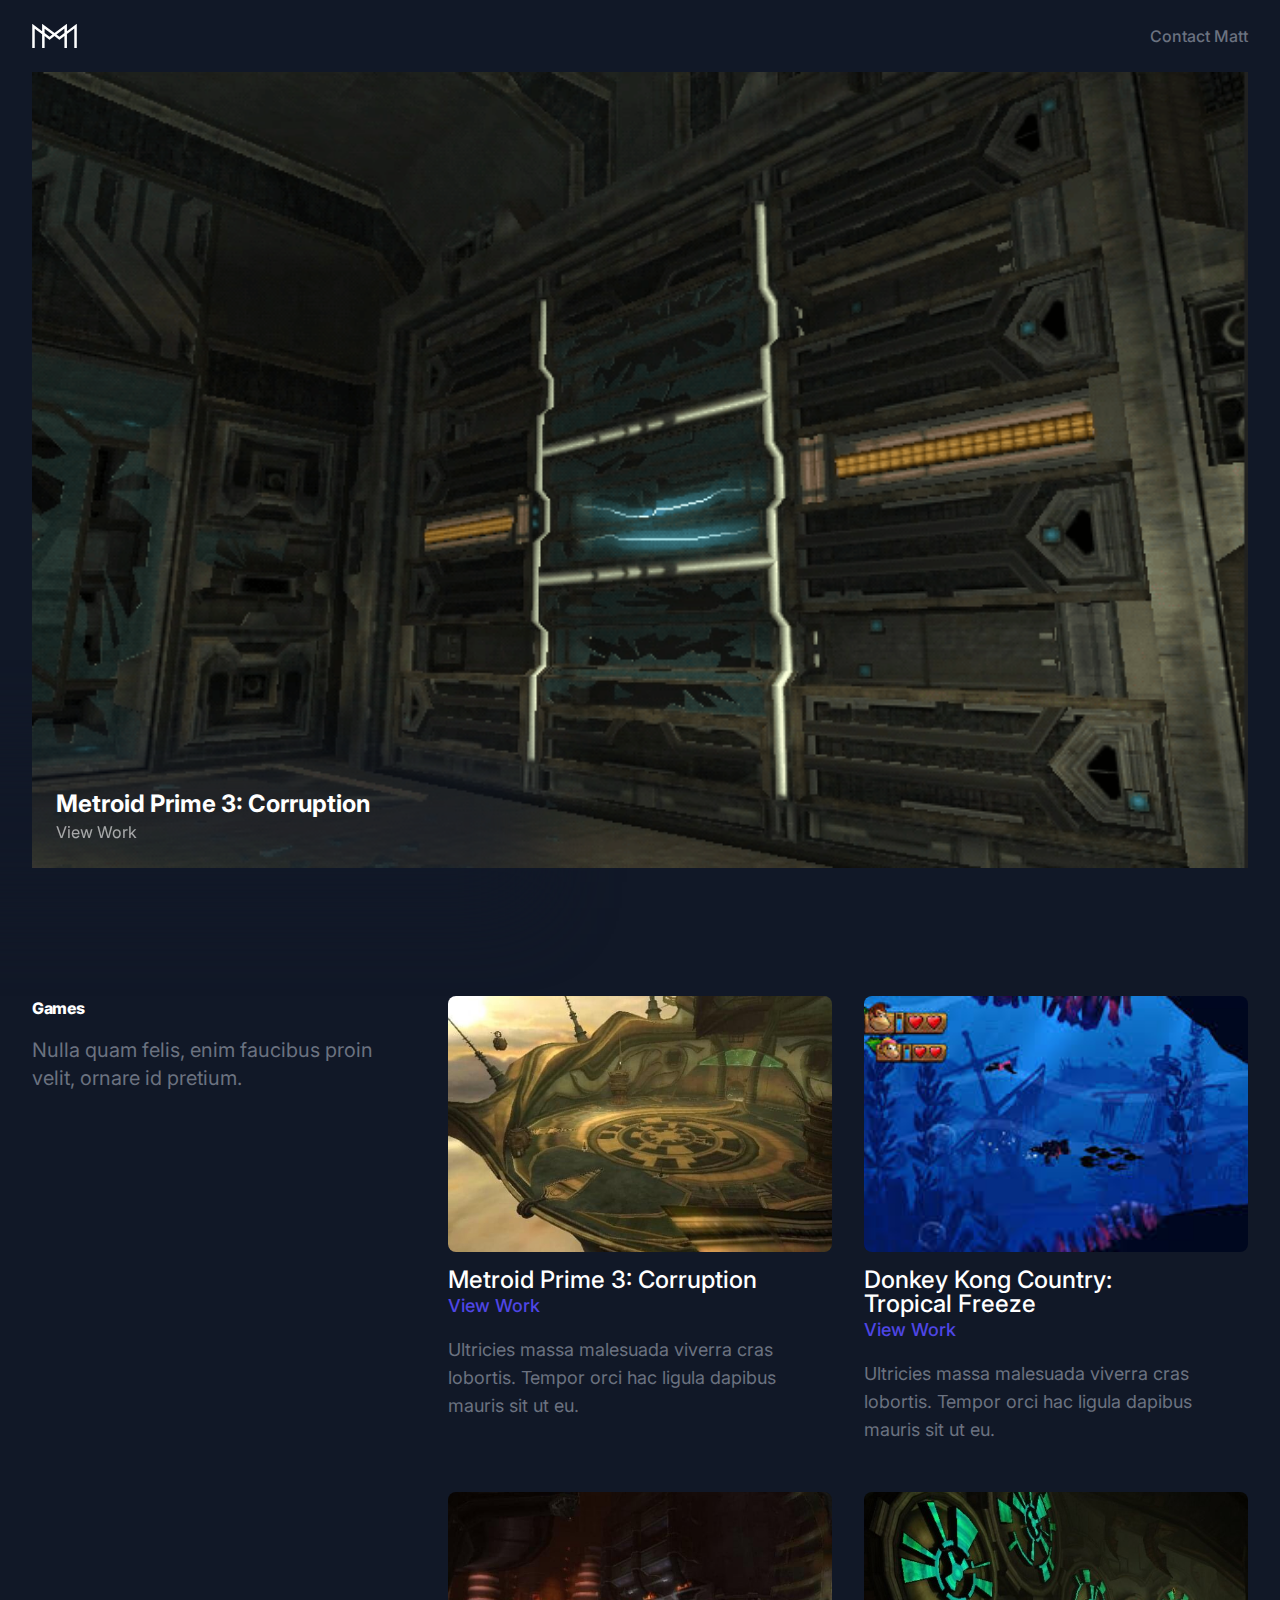
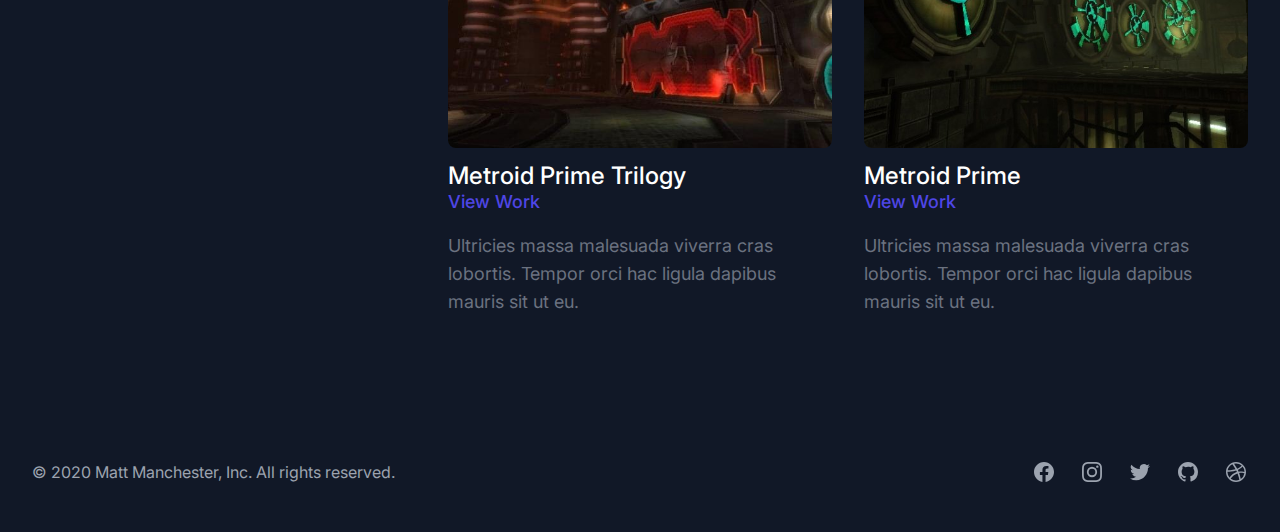
<file: index.html>
<!DOCTYPE html>
<html lang="en">
<head>
  <meta charset="utf-8">
  <meta name="viewport" content="width=device-width, initial-scale=1, shrink-to-fit=no">
  <link rel="icon" type="image/png" sizes="32x32" href="favicon-32x32.png">
  <link rel="icon" type="image/png" sizes="16x16" href="favicon-16x16.png">
  <link rel="preconnect" href="https://fonts.gstatic.com">
  <link href="https://fonts.googleapis.com/css2?family=Inter:wght@400;700&display=swap" rel="stylesheet">
  <link rel="stylesheet" href="css/main.css">
  <title>Matt Manchester Rules!</title>
</head>
<body class="antialiased bg-gray-900">
  
  <!-- This example requires Tailwind CSS v2.0+ -->
<div class="min-h-screen bg-gray-900 flex flex-col">
  <header>
    <div class="relative bg-gray-900">
      <div class="flex justify-between items-center max-w-7xl mx-auto px-4 py-6 sm:px-6 md:justify-start md:space-x-10 lg:px-8">
        <div class="flex justify-start lg:w-0 lg:flex-1">
          <a href="#">
            <span class="sr-only">Matt Manchester</span>
            <img class="h-6 w-auto sm:h-8" src="img/logo-mm-white.svg" alt="">
          </a>
        </div>


        <div class="hidden md:flex items-center justify-end md:flex-1 lg:w-0">
          <a href="#" class="whitespace-nowrap text-base font-medium text-gray-500 hover:text-white">
            Contact Matt
          </a>
        </div>
      </div>

    </div>
  </header>

  <main class="flex flex-col flex-grow pb-8">

      <!-- Hero card -->
      <div class="relative flex flex-col flex-grow w-full">
        <div class="max-w-7xl mx-auto sm:px-6 lg:px-8 flex flex-col flex-grow w-full">
          <div class="relative sm:rounded-2xl sm:overflow-hidden flex flex-col flex-grow">

            

            <div class="absolute inset-0">
              <img class="h-full w-full object-cover" src="img/mp-corruption-7.png">
            </div>

            <div class="absolute bottom-0 left-0 text-white pb-6 pl-6">
              <h2 class="relative z-20 text-2xl font-bold">Metroid Prime 3: Corruption</h2>
              <a href="#" class="text-white opacity-60 relative z-20">View Work</a>
              <div class="big-shadow z-0 absolute inset-0 bg-gray-900 opacity-60" style="filter: blur(20px); transform: scale(2);"></div>
            </div>

            <div class="relative px-4 py-16 sm:px-6 sm:py-24 lg:py-32 lg:px-8">
              
            </div>
          </div>
        </div>
      </div>


  </main>
</div>


<div class="">
  <div class="mx-auto pb-12 px-4 max-w-7xl sm:px-6 lg:px-8 lg:py-24">
    <div class="space-y-12 lg:grid lg:grid-cols-3 lg:gap-8 lg:space-y-0">
      <div class="space-y-5 sm:space-y-4">
        <h2 class="text-white text-3xl font-extrabold tracking-tight sm:text-4xl">Games</h2>
        <p class="text-xl text-gray-500">Nulla quam felis, enim faucibus proin velit, ornare id pretium.</p>
      </div>
      <div class="lg:col-span-2">
        <ul class="space-y-12 sm:grid sm:grid-cols-2 sm:gap-x-6 sm:gap-y-12 sm:space-y-0 lg:gap-x-8">
          <li>
            <div class="space-y-4">
              <div class="aspect-w-3 aspect-h-2">
                <img class="object-cover rounded-lg" src="img/mp-corruption-1.jpg" alt="">
              </div>
              <div class="text-2xl leading-6 text-white font-medium space-y-1">
                <h3>Metroid Prime 3: Corruption</h3>
                <a href="#" class="text-lg text-indigo-600">View Work</a>
              </div>
              <div class="text-lg">
                <p class="text-gray-500">Ultricies massa malesuada viverra cras lobortis. Tempor orci hac ligula dapibus mauris sit ut eu.</p>
              </div>

            </div>
          </li>

          <li>
            <div class="space-y-4">
              <div class="aspect-w-3 aspect-h-2">
                <img class="object-cover rounded-lg" src="img/dktf-1.jpg" alt="">
              </div>
              <div class="text-2xl leading-6 text-white font-medium space-y-1">
                <h3>Donkey Kong Country:<br>Tropical Freeze</h3>
                <a href="#" class="text-lg text-indigo-600">View Work</a>
              </div>
              <div class="text-lg">
                <p class="text-gray-500">Ultricies massa malesuada viverra cras lobortis. Tempor orci hac ligula dapibus mauris sit ut eu.</p>
              </div>

            </div>
          </li>

          <li>
            <div class="space-y-4">
              <div class="aspect-w-3 aspect-h-2">
                <img class="object-cover rounded-lg" src="img/mp-corruption-5.jpg" alt="">
              </div>
              <div class="text-2xl leading-6 text-white font-medium space-y-1">
                <h3>Metroid Prime Trilogy</h3>
                <a href="#" class="text-lg text-indigo-600">View Work</a>
              </div>
              <div class="text-lg">
                <p class="text-gray-500">Ultricies massa malesuada viverra cras lobortis. Tempor orci hac ligula dapibus mauris sit ut eu.</p>
              </div>

            </div>
          </li>

          <li>
            <div class="space-y-4">
              <div class="aspect-w-3 aspect-h-2">
                <img class="object-cover rounded-lg" src="img/mp-corruption-2.jpg" alt="">
              </div>
              <div class="text-2xl leading-6 text-white font-medium space-y-1">
                <h3>Metroid Prime</h3>
                <a href="#" class="text-lg text-indigo-600">View Work</a>
              </div>
              <div class="text-lg">
                <p class="text-gray-500">Ultricies massa malesuada viverra cras lobortis. Tempor orci hac ligula dapibus mauris sit ut eu.</p>
              </div>

            </div>
          </li>


          <!-- More items... -->
        </ul>
      </div>
    </div>
  </div>
</div>


<!-- This example requires Tailwind CSS v2.0+ -->
<footer class="bg-gray-900">
  <div class="max-w-7xl mx-auto py-12 px-4 sm:px-6 md:flex md:items-center md:justify-between lg:px-8">
    <div class="flex justify-center space-x-6 md:order-2">
      <a href="#" class="text-gray-400 hover:text-gray-500">
        <span class="sr-only">Facebook</span>
        <svg class="h-6 w-6" fill="currentColor" viewBox="0 0 24 24" aria-hidden="true">
          <path fill-rule="evenodd" d="M22 12c0-5.523-4.477-10-10-10S2 6.477 2 12c0 4.991 3.657 9.128 8.438 9.878v-6.987h-2.54V12h2.54V9.797c0-2.506 1.492-3.89 3.777-3.89 1.094 0 2.238.195 2.238.195v2.46h-1.26c-1.243 0-1.63.771-1.63 1.562V12h2.773l-.443 2.89h-2.33v6.988C18.343 21.128 22 16.991 22 12z" clip-rule="evenodd" />
        </svg>
      </a>

      <a href="#" class="text-gray-400 hover:text-gray-500">
        <span class="sr-only">Instagram</span>
        <svg class="h-6 w-6" fill="currentColor" viewBox="0 0 24 24" aria-hidden="true">
          <path fill-rule="evenodd" d="M12.315 2c2.43 0 2.784.013 3.808.06 1.064.049 1.791.218 2.427.465a4.902 4.902 0 011.772 1.153 4.902 4.902 0 011.153 1.772c.247.636.416 1.363.465 2.427.048 1.067.06 1.407.06 4.123v.08c0 2.643-.012 2.987-.06 4.043-.049 1.064-.218 1.791-.465 2.427a4.902 4.902 0 01-1.153 1.772 4.902 4.902 0 01-1.772 1.153c-.636.247-1.363.416-2.427.465-1.067.048-1.407.06-4.123.06h-.08c-2.643 0-2.987-.012-4.043-.06-1.064-.049-1.791-.218-2.427-.465a4.902 4.902 0 01-1.772-1.153 4.902 4.902 0 01-1.153-1.772c-.247-.636-.416-1.363-.465-2.427-.047-1.024-.06-1.379-.06-3.808v-.63c0-2.43.013-2.784.06-3.808.049-1.064.218-1.791.465-2.427a4.902 4.902 0 011.153-1.772A4.902 4.902 0 015.45 2.525c.636-.247 1.363-.416 2.427-.465C8.901 2.013 9.256 2 11.685 2h.63zm-.081 1.802h-.468c-2.456 0-2.784.011-3.807.058-.975.045-1.504.207-1.857.344-.467.182-.8.398-1.15.748-.35.35-.566.683-.748 1.15-.137.353-.3.882-.344 1.857-.047 1.023-.058 1.351-.058 3.807v.468c0 2.456.011 2.784.058 3.807.045.975.207 1.504.344 1.857.182.466.399.8.748 1.15.35.35.683.566 1.15.748.353.137.882.3 1.857.344 1.054.048 1.37.058 4.041.058h.08c2.597 0 2.917-.01 3.96-.058.976-.045 1.505-.207 1.858-.344.466-.182.8-.398 1.15-.748.35-.35.566-.683.748-1.15.137-.353.3-.882.344-1.857.048-1.055.058-1.37.058-4.041v-.08c0-2.597-.01-2.917-.058-3.96-.045-.976-.207-1.505-.344-1.858a3.097 3.097 0 00-.748-1.15 3.098 3.098 0 00-1.15-.748c-.353-.137-.882-.3-1.857-.344-1.023-.047-1.351-.058-3.807-.058zM12 6.865a5.135 5.135 0 110 10.27 5.135 5.135 0 010-10.27zm0 1.802a3.333 3.333 0 100 6.666 3.333 3.333 0 000-6.666zm5.338-3.205a1.2 1.2 0 110 2.4 1.2 1.2 0 010-2.4z" clip-rule="evenodd" />
        </svg>
      </a>

      <a href="#" class="text-gray-400 hover:text-gray-500">
        <span class="sr-only">Twitter</span>
        <svg class="h-6 w-6" fill="currentColor" viewBox="0 0 24 24" aria-hidden="true">
          <path d="M8.29 20.251c7.547 0 11.675-6.253 11.675-11.675 0-.178 0-.355-.012-.53A8.348 8.348 0 0022 5.92a8.19 8.19 0 01-2.357.646 4.118 4.118 0 001.804-2.27 8.224 8.224 0 01-2.605.996 4.107 4.107 0 00-6.993 3.743 11.65 11.65 0 01-8.457-4.287 4.106 4.106 0 001.27 5.477A4.072 4.072 0 012.8 9.713v.052a4.105 4.105 0 003.292 4.022 4.095 4.095 0 01-1.853.07 4.108 4.108 0 003.834 2.85A8.233 8.233 0 012 18.407a11.616 11.616 0 006.29 1.84" />
        </svg>
      </a>

      <a href="#" class="text-gray-400 hover:text-gray-500">
        <span class="sr-only">GitHub</span>
        <svg class="h-6 w-6" fill="currentColor" viewBox="0 0 24 24" aria-hidden="true">
          <path fill-rule="evenodd" d="M12 2C6.477 2 2 6.484 2 12.017c0 4.425 2.865 8.18 6.839 9.504.5.092.682-.217.682-.483 0-.237-.008-.868-.013-1.703-2.782.605-3.369-1.343-3.369-1.343-.454-1.158-1.11-1.466-1.11-1.466-.908-.62.069-.608.069-.608 1.003.07 1.531 1.032 1.531 1.032.892 1.53 2.341 1.088 2.91.832.092-.647.35-1.088.636-1.338-2.22-.253-4.555-1.113-4.555-4.951 0-1.093.39-1.988 1.029-2.688-.103-.253-.446-1.272.098-2.65 0 0 .84-.27 2.75 1.026A9.564 9.564 0 0112 6.844c.85.004 1.705.115 2.504.337 1.909-1.296 2.747-1.027 2.747-1.027.546 1.379.202 2.398.1 2.651.64.7 1.028 1.595 1.028 2.688 0 3.848-2.339 4.695-4.566 4.943.359.309.678.92.678 1.855 0 1.338-.012 2.419-.012 2.747 0 .268.18.58.688.482A10.019 10.019 0 0022 12.017C22 6.484 17.522 2 12 2z" clip-rule="evenodd" />
        </svg>
      </a>

      <a href="#" class="text-gray-400 hover:text-gray-500">
        <span class="sr-only">Dribbble</span>
        <svg class="h-6 w-6" fill="currentColor" viewBox="0 0 24 24" aria-hidden="true">
          <path fill-rule="evenodd" d="M12 2C6.48 2 2 6.48 2 12s4.48 10 10 10c5.51 0 10-4.48 10-10S17.51 2 12 2zm6.605 4.61a8.502 8.502 0 011.93 5.314c-.281-.054-3.101-.629-5.943-.271-.065-.141-.12-.293-.184-.445a25.416 25.416 0 00-.564-1.236c3.145-1.28 4.577-3.124 4.761-3.362zM12 3.475c2.17 0 4.154.813 5.662 2.148-.152.216-1.443 1.941-4.48 3.08-1.399-2.57-2.95-4.675-3.189-5A8.687 8.687 0 0112 3.475zm-3.633.803a53.896 53.896 0 013.167 4.935c-3.992 1.063-7.517 1.04-7.896 1.04a8.581 8.581 0 014.729-5.975zM3.453 12.01v-.26c.37.01 4.512.065 8.775-1.215.25.477.477.965.694 1.453-.109.033-.228.065-.336.098-4.404 1.42-6.747 5.303-6.942 5.629a8.522 8.522 0 01-2.19-5.705zM12 20.547a8.482 8.482 0 01-5.239-1.8c.152-.315 1.888-3.656 6.703-5.337.022-.01.033-.01.054-.022a35.318 35.318 0 011.823 6.475 8.4 8.4 0 01-3.341.684zm4.761-1.465c-.086-.52-.542-3.015-1.659-6.084 2.679-.423 5.022.271 5.314.369a8.468 8.468 0 01-3.655 5.715z" clip-rule="evenodd" />
        </svg>
      </a>
    </div>
    <div class="mt-8 md:mt-0 md:order-1">
      <p class="text-center text-base text-gray-400">
        &copy; 2020 Matt Manchester, Inc. All rights reserved.
      </p>
    </div>
  </div>
</footer>


</body>
</html>
</file>
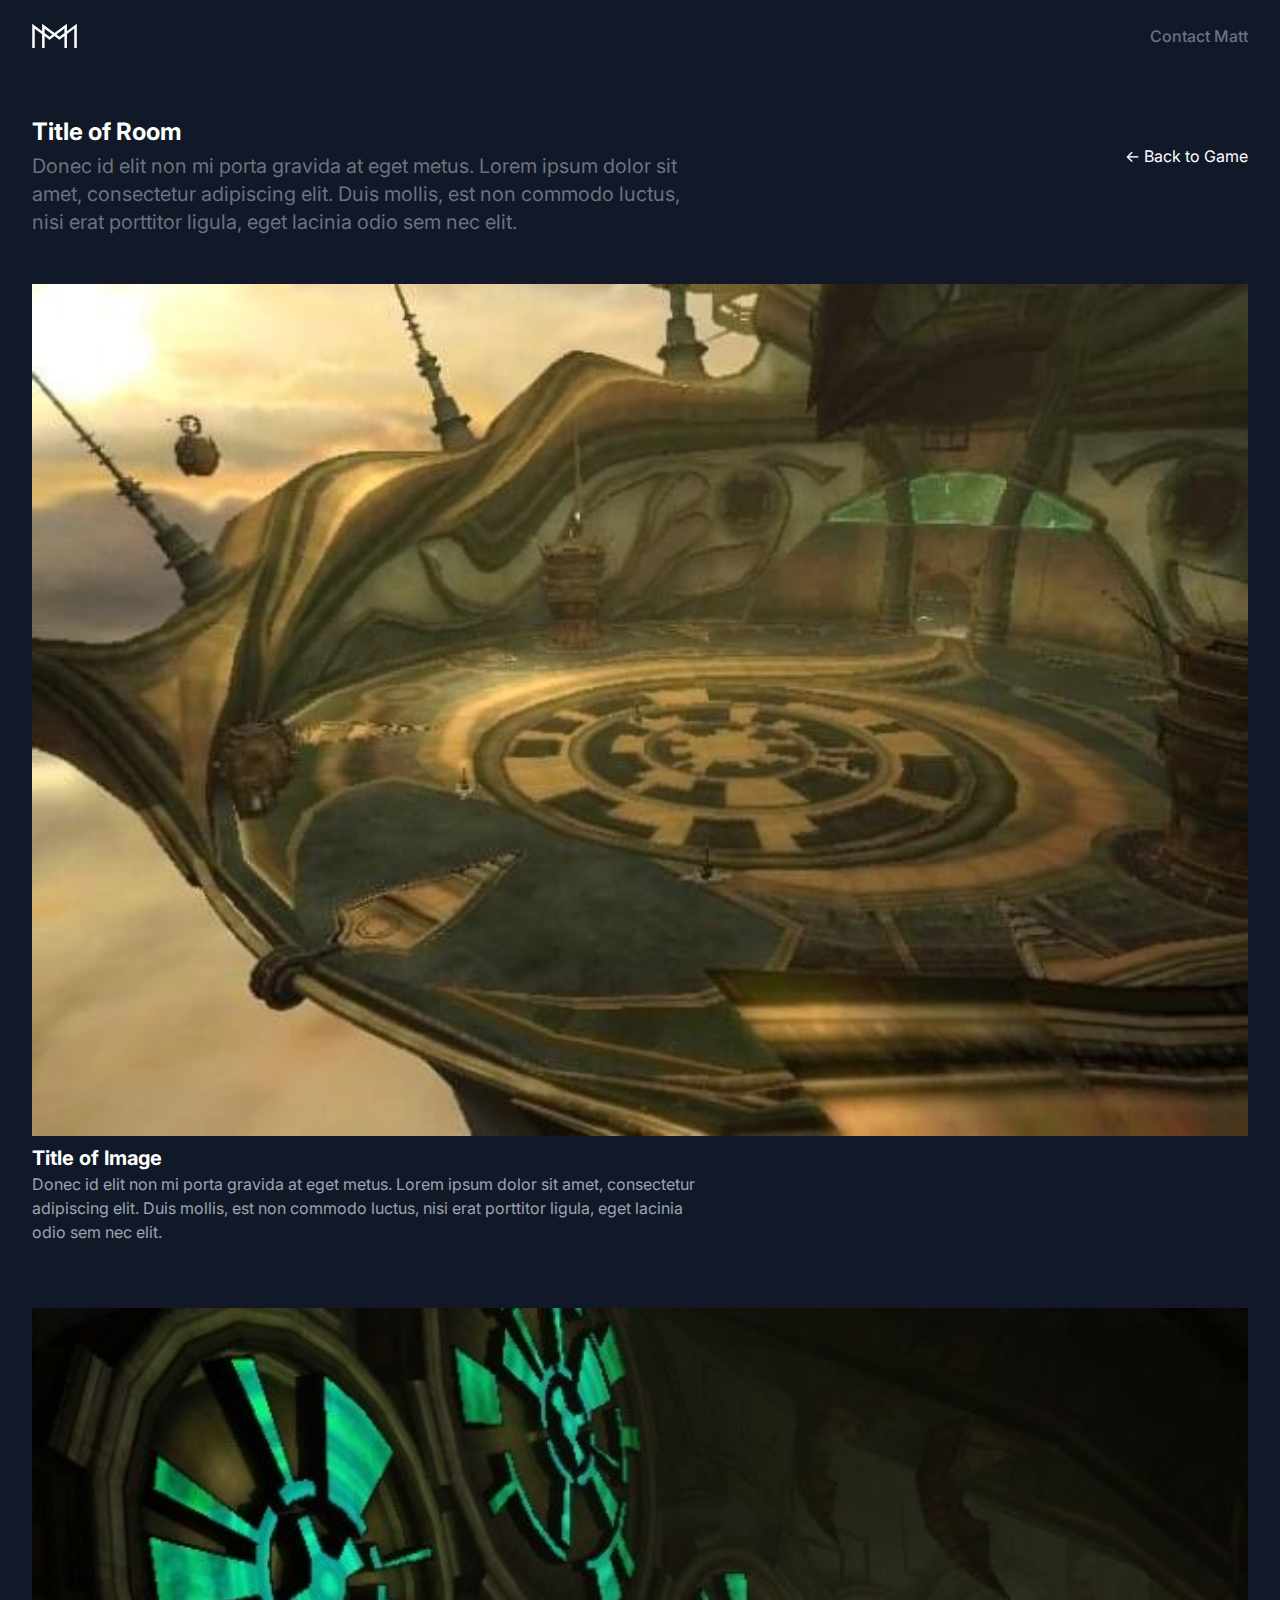
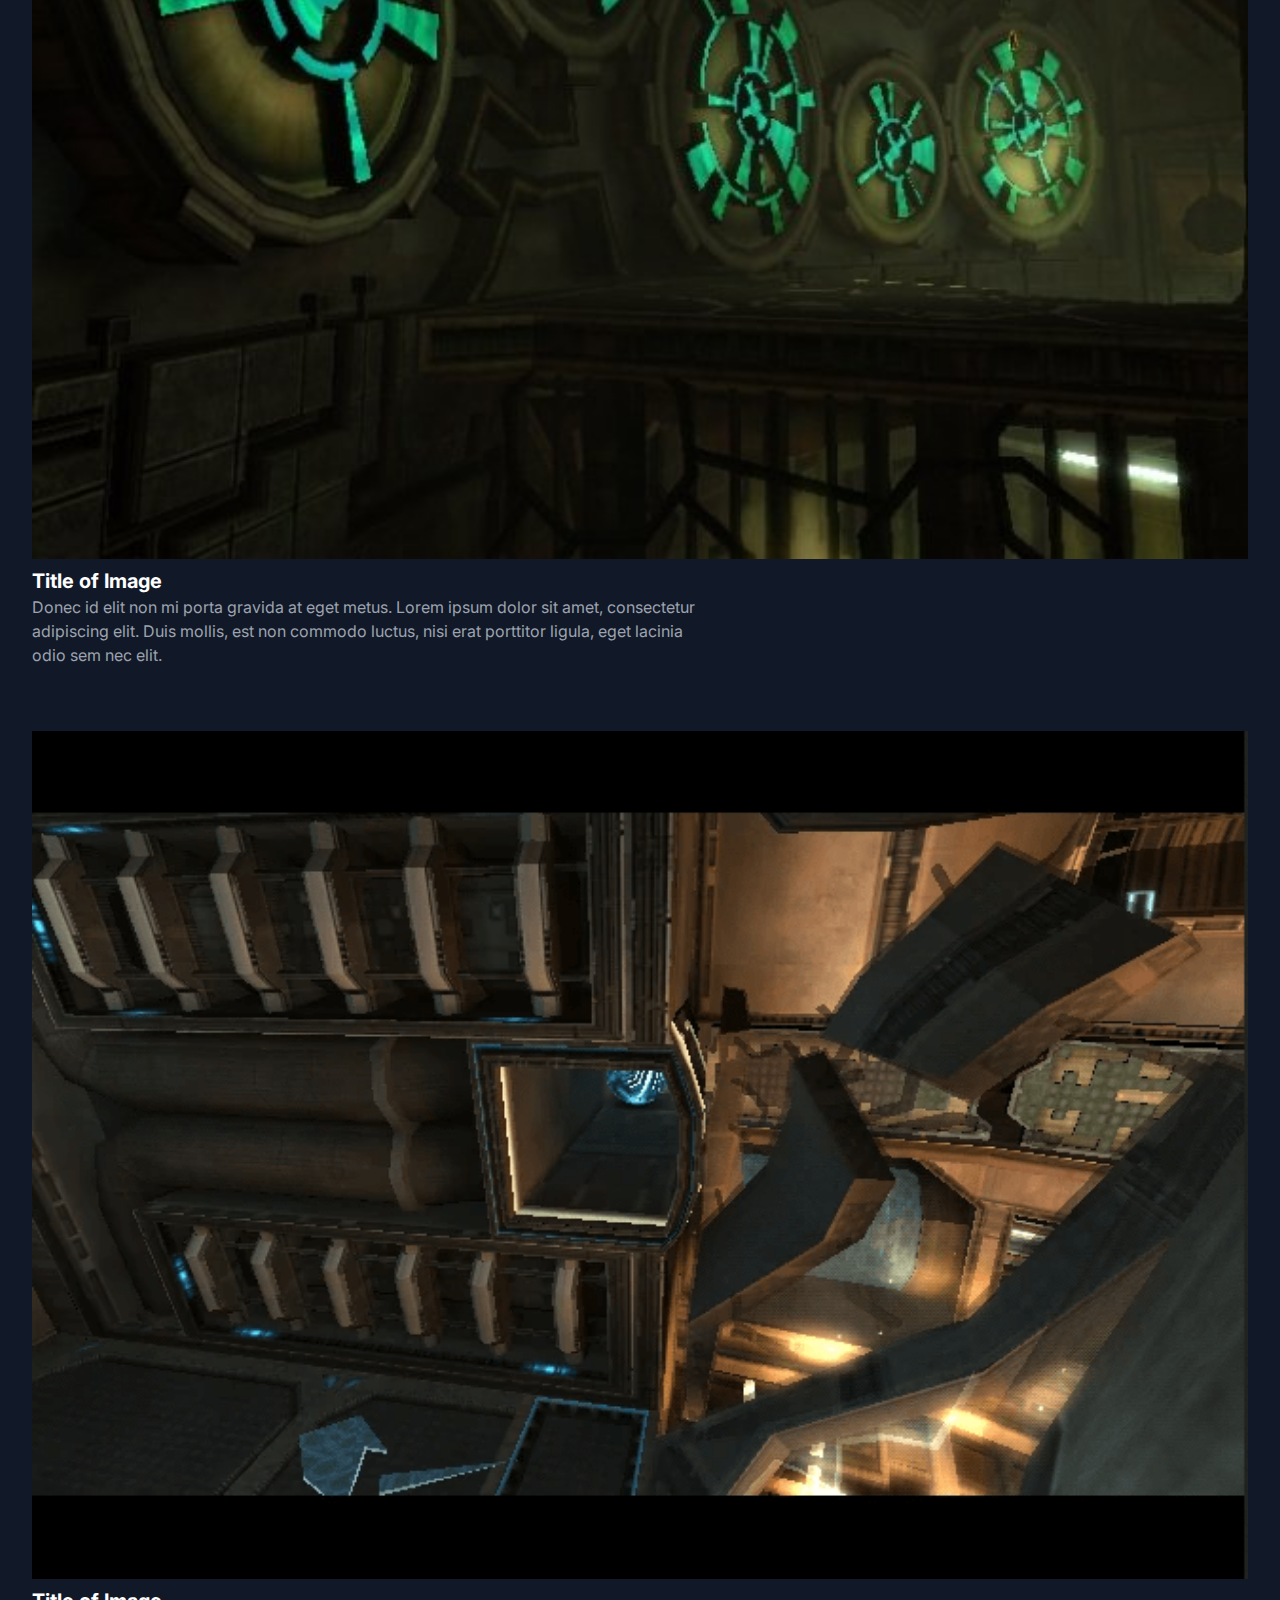
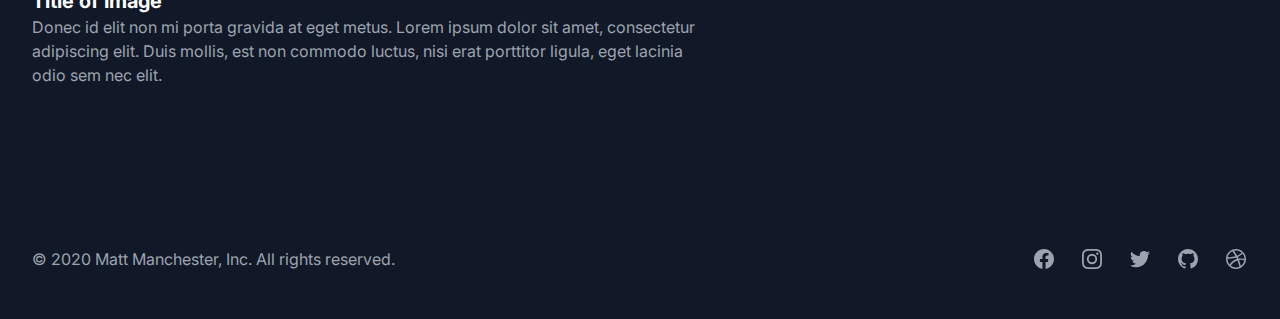
<file: gallery.html>
<!DOCTYPE html>
<html lang="en">
<head>
  <meta charset="utf-8">
  <meta name="viewport" content="width=device-width, initial-scale=1, shrink-to-fit=no">
  <link rel="icon" type="image/png" sizes="32x32" href="favicon-32x32.png">
  <link rel="icon" type="image/png" sizes="16x16" href="favicon-16x16.png">
  <link rel="preconnect" href="https://fonts.gstatic.com">
  <link href="https://fonts.googleapis.com/css2?family=Inter:wght@400;700&display=swap" rel="stylesheet">
  <link rel="stylesheet" href="css/main.css">
  <title>Matt Manchester Rules!</title>
</head>
<body class="antialiased bg-gray-900">
  
  <!-- This example requires Tailwind CSS v2.0+ -->
<div class="bg-gray-900">
  <header>
    <div class="relative bg-gray-900">
      <div class="flex justify-between items-center max-w-7xl mx-auto px-4 py-6 sm:px-6 md:justify-start md:space-x-10 lg:px-8">
        <div class="flex justify-start lg:w-0 lg:flex-1">
          <a href="index.html">
            <span class="sr-only">Matt Manchester</span>
            <img class="h-6 w-auto sm:h-6" src="img/logo-mm-white.svg" alt="">
          </a>
        </div>


        <div class="hidden md:flex items-center justify-end md:flex-1 lg:w-0">
          <a href="#" class="whitespace-nowrap text-base font-medium text-gray-500 hover:text-white">
            Contact Matt
          </a>
        </div>
      </div>

    </div>
  </header>

</div>


<div class="px-4 py-12 max-w-7xl mx-auto sm:px-6 lg:px-8">
      
  <div class="pb-12">
    <h3 class="text-2xl font-bold leading-6 font-medium text-white">
      Title of Room
    </h3>
    <div class="flex">
    <p class="mt-2 max-w-2xl text-xl text-gray-500">Donec id elit non mi porta gravida at eget metus. Lorem ipsum dolor sit amet, consectetur adipiscing elit. Duis mollis, est non commodo luctus, nisi erat porttitor ligula, eget lacinia odio sem nec elit.</p>
    <a class="text-right flex-grow text-white" href="game.html">← Back to Game</a>
    </div>
  </div>

  <div class="image mb-16">
  <img src="img/mp-corruption-1.jpg" class="w-full" alt="">
  <p class="mt-2 font-bold max-w-2xl text-xl text-white mb-0">Title of Image</p>
  <p class="mt-0 max-w-2xl text-md text-gray-400">Donec id elit non mi porta gravida at eget metus. Lorem ipsum dolor sit amet, consectetur adipiscing elit. Duis mollis, est non commodo luctus, nisi erat porttitor ligula, eget lacinia odio sem nec elit.</p>
  </div>

  <div class="image mb-16">
  <img src="img/mp-corruption-2.jpg" class="w-full" alt="">
  <p class="mt-2 font-bold max-w-2xl text-xl text-white mb-0">Title of Image</p>
  <p class="mt-0 max-w-2xl text-md text-gray-400">Donec id elit non mi porta gravida at eget metus. Lorem ipsum dolor sit amet, consectetur adipiscing elit. Duis mollis, est non commodo luctus, nisi erat porttitor ligula, eget lacinia odio sem nec elit.</p>
  </div>

  <div class="image mb-16">
  <img src="img/mp-corruption-3.png" class="w-full" alt="">
  <p class="mt-2 font-bold max-w-2xl text-xl text-white mb-0">Title of Image</p>
  <p class="mt-0 max-w-2xl text-md text-gray-400">Donec id elit non mi porta gravida at eget metus. Lorem ipsum dolor sit amet, consectetur adipiscing elit. Duis mollis, est non commodo luctus, nisi erat porttitor ligula, eget lacinia odio sem nec elit.</p>
  </div>

    </div>

<!-- This example requires Tailwind CSS v2.0+ -->
<footer class="bg-gray-900">
  <div class="max-w-7xl mx-auto py-12 px-4 sm:px-6 md:flex md:items-center md:justify-between lg:px-8">
    <div class="flex justify-center space-x-6 md:order-2">
      <a href="#" class="text-gray-400 hover:text-gray-500">
        <span class="sr-only">Facebook</span>
        <svg class="h-6 w-6" fill="currentColor" viewBox="0 0 24 24" aria-hidden="true">
          <path fill-rule="evenodd" d="M22 12c0-5.523-4.477-10-10-10S2 6.477 2 12c0 4.991 3.657 9.128 8.438 9.878v-6.987h-2.54V12h2.54V9.797c0-2.506 1.492-3.89 3.777-3.89 1.094 0 2.238.195 2.238.195v2.46h-1.26c-1.243 0-1.63.771-1.63 1.562V12h2.773l-.443 2.89h-2.33v6.988C18.343 21.128 22 16.991 22 12z" clip-rule="evenodd" />
        </svg>
      </a>

      <a href="#" class="text-gray-400 hover:text-gray-500">
        <span class="sr-only">Instagram</span>
        <svg class="h-6 w-6" fill="currentColor" viewBox="0 0 24 24" aria-hidden="true">
          <path fill-rule="evenodd" d="M12.315 2c2.43 0 2.784.013 3.808.06 1.064.049 1.791.218 2.427.465a4.902 4.902 0 011.772 1.153 4.902 4.902 0 011.153 1.772c.247.636.416 1.363.465 2.427.048 1.067.06 1.407.06 4.123v.08c0 2.643-.012 2.987-.06 4.043-.049 1.064-.218 1.791-.465 2.427a4.902 4.902 0 01-1.153 1.772 4.902 4.902 0 01-1.772 1.153c-.636.247-1.363.416-2.427.465-1.067.048-1.407.06-4.123.06h-.08c-2.643 0-2.987-.012-4.043-.06-1.064-.049-1.791-.218-2.427-.465a4.902 4.902 0 01-1.772-1.153 4.902 4.902 0 01-1.153-1.772c-.247-.636-.416-1.363-.465-2.427-.047-1.024-.06-1.379-.06-3.808v-.63c0-2.43.013-2.784.06-3.808.049-1.064.218-1.791.465-2.427a4.902 4.902 0 011.153-1.772A4.902 4.902 0 015.45 2.525c.636-.247 1.363-.416 2.427-.465C8.901 2.013 9.256 2 11.685 2h.63zm-.081 1.802h-.468c-2.456 0-2.784.011-3.807.058-.975.045-1.504.207-1.857.344-.467.182-.8.398-1.15.748-.35.35-.566.683-.748 1.15-.137.353-.3.882-.344 1.857-.047 1.023-.058 1.351-.058 3.807v.468c0 2.456.011 2.784.058 3.807.045.975.207 1.504.344 1.857.182.466.399.8.748 1.15.35.35.683.566 1.15.748.353.137.882.3 1.857.344 1.054.048 1.37.058 4.041.058h.08c2.597 0 2.917-.01 3.96-.058.976-.045 1.505-.207 1.858-.344.466-.182.8-.398 1.15-.748.35-.35.566-.683.748-1.15.137-.353.3-.882.344-1.857.048-1.055.058-1.37.058-4.041v-.08c0-2.597-.01-2.917-.058-3.96-.045-.976-.207-1.505-.344-1.858a3.097 3.097 0 00-.748-1.15 3.098 3.098 0 00-1.15-.748c-.353-.137-.882-.3-1.857-.344-1.023-.047-1.351-.058-3.807-.058zM12 6.865a5.135 5.135 0 110 10.27 5.135 5.135 0 010-10.27zm0 1.802a3.333 3.333 0 100 6.666 3.333 3.333 0 000-6.666zm5.338-3.205a1.2 1.2 0 110 2.4 1.2 1.2 0 010-2.4z" clip-rule="evenodd" />
        </svg>
      </a>

      <a href="#" class="text-gray-400 hover:text-gray-500">
        <span class="sr-only">Twitter</span>
        <svg class="h-6 w-6" fill="currentColor" viewBox="0 0 24 24" aria-hidden="true">
          <path d="M8.29 20.251c7.547 0 11.675-6.253 11.675-11.675 0-.178 0-.355-.012-.53A8.348 8.348 0 0022 5.92a8.19 8.19 0 01-2.357.646 4.118 4.118 0 001.804-2.27 8.224 8.224 0 01-2.605.996 4.107 4.107 0 00-6.993 3.743 11.65 11.65 0 01-8.457-4.287 4.106 4.106 0 001.27 5.477A4.072 4.072 0 012.8 9.713v.052a4.105 4.105 0 003.292 4.022 4.095 4.095 0 01-1.853.07 4.108 4.108 0 003.834 2.85A8.233 8.233 0 012 18.407a11.616 11.616 0 006.29 1.84" />
        </svg>
      </a>

      <a href="#" class="text-gray-400 hover:text-gray-500">
        <span class="sr-only">GitHub</span>
        <svg class="h-6 w-6" fill="currentColor" viewBox="0 0 24 24" aria-hidden="true">
          <path fill-rule="evenodd" d="M12 2C6.477 2 2 6.484 2 12.017c0 4.425 2.865 8.18 6.839 9.504.5.092.682-.217.682-.483 0-.237-.008-.868-.013-1.703-2.782.605-3.369-1.343-3.369-1.343-.454-1.158-1.11-1.466-1.11-1.466-.908-.62.069-.608.069-.608 1.003.07 1.531 1.032 1.531 1.032.892 1.53 2.341 1.088 2.91.832.092-.647.35-1.088.636-1.338-2.22-.253-4.555-1.113-4.555-4.951 0-1.093.39-1.988 1.029-2.688-.103-.253-.446-1.272.098-2.65 0 0 .84-.27 2.75 1.026A9.564 9.564 0 0112 6.844c.85.004 1.705.115 2.504.337 1.909-1.296 2.747-1.027 2.747-1.027.546 1.379.202 2.398.1 2.651.64.7 1.028 1.595 1.028 2.688 0 3.848-2.339 4.695-4.566 4.943.359.309.678.92.678 1.855 0 1.338-.012 2.419-.012 2.747 0 .268.18.58.688.482A10.019 10.019 0 0022 12.017C22 6.484 17.522 2 12 2z" clip-rule="evenodd" />
        </svg>
      </a>

      <a href="#" class="text-gray-400 hover:text-gray-500">
        <span class="sr-only">Dribbble</span>
        <svg class="h-6 w-6" fill="currentColor" viewBox="0 0 24 24" aria-hidden="true">
          <path fill-rule="evenodd" d="M12 2C6.48 2 2 6.48 2 12s4.48 10 10 10c5.51 0 10-4.48 10-10S17.51 2 12 2zm6.605 4.61a8.502 8.502 0 011.93 5.314c-.281-.054-3.101-.629-5.943-.271-.065-.141-.12-.293-.184-.445a25.416 25.416 0 00-.564-1.236c3.145-1.28 4.577-3.124 4.761-3.362zM12 3.475c2.17 0 4.154.813 5.662 2.148-.152.216-1.443 1.941-4.48 3.08-1.399-2.57-2.95-4.675-3.189-5A8.687 8.687 0 0112 3.475zm-3.633.803a53.896 53.896 0 013.167 4.935c-3.992 1.063-7.517 1.04-7.896 1.04a8.581 8.581 0 014.729-5.975zM3.453 12.01v-.26c.37.01 4.512.065 8.775-1.215.25.477.477.965.694 1.453-.109.033-.228.065-.336.098-4.404 1.42-6.747 5.303-6.942 5.629a8.522 8.522 0 01-2.19-5.705zM12 20.547a8.482 8.482 0 01-5.239-1.8c.152-.315 1.888-3.656 6.703-5.337.022-.01.033-.01.054-.022a35.318 35.318 0 011.823 6.475 8.4 8.4 0 01-3.341.684zm4.761-1.465c-.086-.52-.542-3.015-1.659-6.084 2.679-.423 5.022.271 5.314.369a8.468 8.468 0 01-3.655 5.715z" clip-rule="evenodd" />
        </svg>
      </a>
    </div>
    <div class="mt-8 md:mt-0 md:order-1">
      <p class="text-center text-base text-gray-400">
        &copy; 2020 Matt Manchester, Inc. All rights reserved.
      </p>
    </div>
  </div>
</footer>


</body>
</html>
</file>
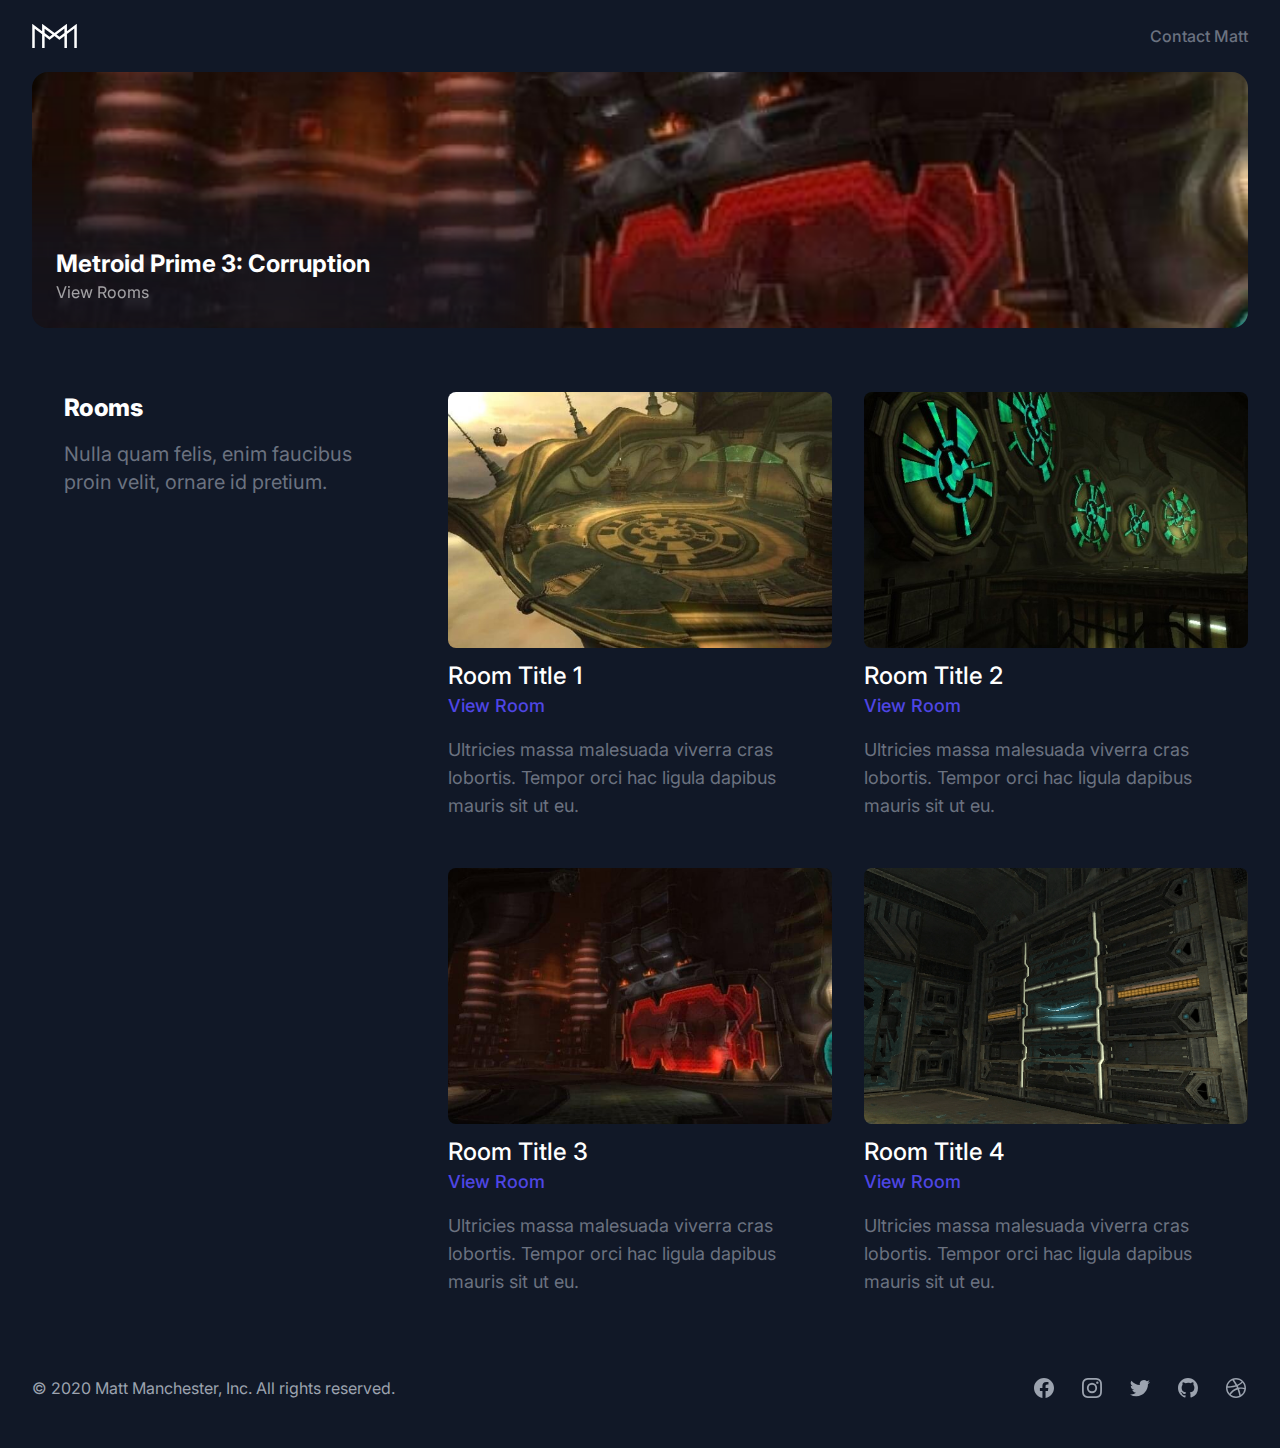
<file: game.html>
<!DOCTYPE html>
<html lang="en">
<head>
  <meta charset="utf-8">
  <meta name="viewport" content="width=device-width, initial-scale=1, shrink-to-fit=no">
  <link rel="icon" type="image/png" sizes="32x32" href="favicon-32x32.png">
  <link rel="icon" type="image/png" sizes="16x16" href="favicon-16x16.png">
  <link rel="preconnect" href="https://fonts.gstatic.com">
  <link href="https://fonts.googleapis.com/css2?family=Inter:wght@400;700&display=swap" rel="stylesheet">
  <link rel="stylesheet" href="css/main.css">
  <title>Matt Manchester Rules!</title>
</head>
<body class="antialiased bg-gray-900">
  
  <!-- This example requires Tailwind CSS v2.0+ -->
<div class="bg-gray-900 flex flex-col">
  <header>
    <div class="relative bg-gray-900">
      <div class="flex justify-between items-center max-w-7xl mx-auto px-4 py-6 sm:px-6 md:justify-start md:space-x-10 lg:px-8">
        <div class="flex justify-start lg:w-0 lg:flex-1">
          <a href="index.html">
            <span class="sr-only">Matt Manchester</span>
            <img class="h-6 w-auto sm:h-6" src="img/logo-mm-white.svg" alt="">
          </a>
        </div>


        <div class="flex items-center justify-end md:flex-1 lg:w-0">
          <a href="#" class="whitespace-nowrap text-base font-medium text-gray-500 hover:text-white">
            Contact Matt
          </a>
        </div>
      </div>

    </div>
  </header>

  <main class="flex flex-col flex-grow pb-8">

      <!-- Hero card -->
      <div class="relative flex flex-col flex-grow w-full">
        <div class="max-w-7xl mx-auto px-6 lg:px-8 flex flex-col flex-grow w-full">
          <div class="relative rounded-2xl overflow-hidden flex flex-col flex-grow">

            

            <div class="absolute inset-0">
              <img class="h-full w-full object-cover" src="img/mp-corruption-5.jpg">
            </div>

            <div class="absolute bottom-0 left-0 text-white pb-6 pl-6">
              <h2 class="relative z-20 text-2xl font-bold">Metroid Prime 3: Corruption</h2>
              <a href="#rooms" class="text-white opacity-60 relative z-20">View Rooms</a>
              <div class="big-shadow z-0 absolute inset-0 bg-gray-900 opacity-60" style="filter: blur(20px); transform: scale(2);"></div>
            </div>

            <div class="relative px-4 py-16 sm:px-6 sm:py-24 lg:py-32 lg:px-8">
              
            </div>
          </div>
        </div>
      </div>


  </main>
</div>


<div class="" id="rooms">
  <div class="mx-auto pb-12 px-4 max-w-7xl sm:px-6 lg:px-8 lg:py-8">
    <div class="space-y-12 lg:grid lg:grid-cols-3 lg:gap-8 lg:space-y-0">
      <div class="space-y-5 sm:space-y-4 px-8">
        <h2 class="text-white font-extrabold tracking-tight text-2xl">Rooms</h2>
        <p class="text-xl text-gray-500">Nulla quam felis, enim faucibus proin velit, ornare id pretium.</p>
      </div>
      <div class="lg:col-span-2">
        <ul class="space-y-12 sm:grid sm:grid-cols-2 sm:gap-x-6 sm:gap-y-12 sm:space-y-0 lg:gap-x-8">
          <li>
            <a href="gallery.html">
            <div class="space-y-4">
              <div class="aspect-w-3 aspect-h-2">
                <img class="object-cover rounded-lg" src="img/mp-corruption-1.jpg" alt="">
              </div>
              <div class="text-2xl leading-6 text-white font-medium space-y-1">
                <h3>Room Title 1</h3>
                <p class="text-lg text-indigo-600">View Room</p>
              </div>
              <div class="text-lg">
                <p class="text-gray-500">Ultricies massa malesuada viverra cras lobortis. Tempor orci hac ligula dapibus mauris sit ut eu.</p>
              </div>

            </div>
            </a>
          </li>

          <li>
            <a href="gallery.html">
            <div class="space-y-4">
              <div class="aspect-w-3 aspect-h-2">
                <img class="object-cover rounded-lg" src="img/mp-corruption-2.jpg" alt="">
              </div>
              <div class="text-2xl leading-6 text-white font-medium space-y-1">
                <h3>Room Title 2</h3>
                <p class="text-lg text-indigo-600">View Room</p>
              </div>
              <div class="text-lg">
                <p class="text-gray-500">Ultricies massa malesuada viverra cras lobortis. Tempor orci hac ligula dapibus mauris sit ut eu.</p>
              </div>

            </div>
            </a>
          </li>

          <li>
            <a href="gallery.html">
            <div class="space-y-4">
              <div class="aspect-w-3 aspect-h-2">
                <img class="object-cover rounded-lg" src="img/mp-corruption-5.jpg" alt="">
              </div>
              <div class="text-2xl leading-6 text-white font-medium space-y-1">
                <h3>Room Title 3</h3>
                <p class="text-lg text-indigo-600">View Room</p>
              </div>
              <div class="text-lg">
                <p class="text-gray-500">Ultricies massa malesuada viverra cras lobortis. Tempor orci hac ligula dapibus mauris sit ut eu.</p>
              </div>

            </div>
            </a>
          </li>

          <li>
            <a href="gallery.html">
            <div class="space-y-4">
              <div class="aspect-w-3 aspect-h-2">
                <img class="object-cover rounded-lg" src="img/mp-corruption-7.png" alt="">
              </div>
              <div class="text-2xl leading-6 text-white font-medium space-y-1">
                <h3>Room Title 4</h3>
                <p class="text-lg text-indigo-600">View Room</p>
              </div>
              <div class="text-lg">
                <p class="text-gray-500">Ultricies massa malesuada viverra cras lobortis. Tempor orci hac ligula dapibus mauris sit ut eu.</p>
              </div>

            </div>
            </a>
          </li>


          <!-- More items... -->
        </ul>
      </div>
    </div>
  </div>
</div>


<!-- This example requires Tailwind CSS v2.0+ -->
<footer class="bg-gray-900">
  <div class="max-w-7xl mx-auto py-12 px-4 sm:px-6 md:flex md:items-center md:justify-between lg:px-8">
    <div class="flex justify-center space-x-6 md:order-2">
      <a href="#" class="text-gray-400 hover:text-gray-500">
        <span class="sr-only">Facebook</span>
        <svg class="h-6 w-6" fill="currentColor" viewBox="0 0 24 24" aria-hidden="true">
          <path fill-rule="evenodd" d="M22 12c0-5.523-4.477-10-10-10S2 6.477 2 12c0 4.991 3.657 9.128 8.438 9.878v-6.987h-2.54V12h2.54V9.797c0-2.506 1.492-3.89 3.777-3.89 1.094 0 2.238.195 2.238.195v2.46h-1.26c-1.243 0-1.63.771-1.63 1.562V12h2.773l-.443 2.89h-2.33v6.988C18.343 21.128 22 16.991 22 12z" clip-rule="evenodd" />
        </svg>
      </a>

      <a href="#" class="text-gray-400 hover:text-gray-500">
        <span class="sr-only">Instagram</span>
        <svg class="h-6 w-6" fill="currentColor" viewBox="0 0 24 24" aria-hidden="true">
          <path fill-rule="evenodd" d="M12.315 2c2.43 0 2.784.013 3.808.06 1.064.049 1.791.218 2.427.465a4.902 4.902 0 011.772 1.153 4.902 4.902 0 011.153 1.772c.247.636.416 1.363.465 2.427.048 1.067.06 1.407.06 4.123v.08c0 2.643-.012 2.987-.06 4.043-.049 1.064-.218 1.791-.465 2.427a4.902 4.902 0 01-1.153 1.772 4.902 4.902 0 01-1.772 1.153c-.636.247-1.363.416-2.427.465-1.067.048-1.407.06-4.123.06h-.08c-2.643 0-2.987-.012-4.043-.06-1.064-.049-1.791-.218-2.427-.465a4.902 4.902 0 01-1.772-1.153 4.902 4.902 0 01-1.153-1.772c-.247-.636-.416-1.363-.465-2.427-.047-1.024-.06-1.379-.06-3.808v-.63c0-2.43.013-2.784.06-3.808.049-1.064.218-1.791.465-2.427a4.902 4.902 0 011.153-1.772A4.902 4.902 0 015.45 2.525c.636-.247 1.363-.416 2.427-.465C8.901 2.013 9.256 2 11.685 2h.63zm-.081 1.802h-.468c-2.456 0-2.784.011-3.807.058-.975.045-1.504.207-1.857.344-.467.182-.8.398-1.15.748-.35.35-.566.683-.748 1.15-.137.353-.3.882-.344 1.857-.047 1.023-.058 1.351-.058 3.807v.468c0 2.456.011 2.784.058 3.807.045.975.207 1.504.344 1.857.182.466.399.8.748 1.15.35.35.683.566 1.15.748.353.137.882.3 1.857.344 1.054.048 1.37.058 4.041.058h.08c2.597 0 2.917-.01 3.96-.058.976-.045 1.505-.207 1.858-.344.466-.182.8-.398 1.15-.748.35-.35.566-.683.748-1.15.137-.353.3-.882.344-1.857.048-1.055.058-1.37.058-4.041v-.08c0-2.597-.01-2.917-.058-3.96-.045-.976-.207-1.505-.344-1.858a3.097 3.097 0 00-.748-1.15 3.098 3.098 0 00-1.15-.748c-.353-.137-.882-.3-1.857-.344-1.023-.047-1.351-.058-3.807-.058zM12 6.865a5.135 5.135 0 110 10.27 5.135 5.135 0 010-10.27zm0 1.802a3.333 3.333 0 100 6.666 3.333 3.333 0 000-6.666zm5.338-3.205a1.2 1.2 0 110 2.4 1.2 1.2 0 010-2.4z" clip-rule="evenodd" />
        </svg>
      </a>

      <a href="#" class="text-gray-400 hover:text-gray-500">
        <span class="sr-only">Twitter</span>
        <svg class="h-6 w-6" fill="currentColor" viewBox="0 0 24 24" aria-hidden="true">
          <path d="M8.29 20.251c7.547 0 11.675-6.253 11.675-11.675 0-.178 0-.355-.012-.53A8.348 8.348 0 0022 5.92a8.19 8.19 0 01-2.357.646 4.118 4.118 0 001.804-2.27 8.224 8.224 0 01-2.605.996 4.107 4.107 0 00-6.993 3.743 11.65 11.65 0 01-8.457-4.287 4.106 4.106 0 001.27 5.477A4.072 4.072 0 012.8 9.713v.052a4.105 4.105 0 003.292 4.022 4.095 4.095 0 01-1.853.07 4.108 4.108 0 003.834 2.85A8.233 8.233 0 012 18.407a11.616 11.616 0 006.29 1.84" />
        </svg>
      </a>

      <a href="#" class="text-gray-400 hover:text-gray-500">
        <span class="sr-only">GitHub</span>
        <svg class="h-6 w-6" fill="currentColor" viewBox="0 0 24 24" aria-hidden="true">
          <path fill-rule="evenodd" d="M12 2C6.477 2 2 6.484 2 12.017c0 4.425 2.865 8.18 6.839 9.504.5.092.682-.217.682-.483 0-.237-.008-.868-.013-1.703-2.782.605-3.369-1.343-3.369-1.343-.454-1.158-1.11-1.466-1.11-1.466-.908-.62.069-.608.069-.608 1.003.07 1.531 1.032 1.531 1.032.892 1.53 2.341 1.088 2.91.832.092-.647.35-1.088.636-1.338-2.22-.253-4.555-1.113-4.555-4.951 0-1.093.39-1.988 1.029-2.688-.103-.253-.446-1.272.098-2.65 0 0 .84-.27 2.75 1.026A9.564 9.564 0 0112 6.844c.85.004 1.705.115 2.504.337 1.909-1.296 2.747-1.027 2.747-1.027.546 1.379.202 2.398.1 2.651.64.7 1.028 1.595 1.028 2.688 0 3.848-2.339 4.695-4.566 4.943.359.309.678.92.678 1.855 0 1.338-.012 2.419-.012 2.747 0 .268.18.58.688.482A10.019 10.019 0 0022 12.017C22 6.484 17.522 2 12 2z" clip-rule="evenodd" />
        </svg>
      </a>

      <a href="#" class="text-gray-400 hover:text-gray-500">
        <span class="sr-only">Dribbble</span>
        <svg class="h-6 w-6" fill="currentColor" viewBox="0 0 24 24" aria-hidden="true">
          <path fill-rule="evenodd" d="M12 2C6.48 2 2 6.48 2 12s4.48 10 10 10c5.51 0 10-4.48 10-10S17.51 2 12 2zm6.605 4.61a8.502 8.502 0 011.93 5.314c-.281-.054-3.101-.629-5.943-.271-.065-.141-.12-.293-.184-.445a25.416 25.416 0 00-.564-1.236c3.145-1.28 4.577-3.124 4.761-3.362zM12 3.475c2.17 0 4.154.813 5.662 2.148-.152.216-1.443 1.941-4.48 3.08-1.399-2.57-2.95-4.675-3.189-5A8.687 8.687 0 0112 3.475zm-3.633.803a53.896 53.896 0 013.167 4.935c-3.992 1.063-7.517 1.04-7.896 1.04a8.581 8.581 0 014.729-5.975zM3.453 12.01v-.26c.37.01 4.512.065 8.775-1.215.25.477.477.965.694 1.453-.109.033-.228.065-.336.098-4.404 1.42-6.747 5.303-6.942 5.629a8.522 8.522 0 01-2.19-5.705zM12 20.547a8.482 8.482 0 01-5.239-1.8c.152-.315 1.888-3.656 6.703-5.337.022-.01.033-.01.054-.022a35.318 35.318 0 011.823 6.475 8.4 8.4 0 01-3.341.684zm4.761-1.465c-.086-.52-.542-3.015-1.659-6.084 2.679-.423 5.022.271 5.314.369a8.468 8.468 0 01-3.655 5.715z" clip-rule="evenodd" />
        </svg>
      </a>
    </div>
    <div class="mt-8 md:mt-0 md:order-1">
      <p class="text-center text-base text-gray-400">
        &copy; 2020 Matt Manchester, Inc. All rights reserved.
      </p>
    </div>
  </div>
</footer>


</body>
</html>
</file>
<file: css/main.css>
/*! modern-normalize v1.0.0 | MIT License | https://github.com/sindresorhus/modern-normalize */
@-webkit-keyframes spin{to{transform:rotate(360deg)}}
@keyframes spin{to{transform:rotate(360deg)}}@-webkit-keyframes ping{75%,to{transform:scale(2);opacity:0}}@keyframes ping{75%,to{transform:scale(2);opacity:0}}@-webkit-keyframes pulse{50%{opacity:.5}}@keyframes pulse{50%{opacity:.5}}@-webkit-keyframes bounce{0%,to{transform:translateY(-25%);-webkit-animation-timing-function:cubic-bezier(.8,0,1,1);animation-timing-function:cubic-bezier(.8,0,1,1)}50%{transform:none;-webkit-animation-timing-function:cubic-bezier(0,0,.2,1);animation-timing-function:cubic-bezier(0,0,.2,1)}}@keyframes bounce{0%,to{transform:translateY(-25%);-webkit-animation-timing-function:cubic-bezier(.8,0,1,1);animation-timing-function:cubic-bezier(.8,0,1,1)}50%{transform:none;-webkit-animation-timing-function:cubic-bezier(0,0,.2,1);animation-timing-function:cubic-bezier(0,0,.2,1)}}*,::after,::before{box-sizing:border-box;border-width:0;border-style:solid;border-color:#e5e7eb}:root{-moz-tab-size:4;-o-tab-size:4;tab-size:4}html{-webkit-text-size-adjust:100%;font-family:ui-sans-serif,system-ui,-apple-system,BlinkMacSystemFont,"Segoe UI",Roboto,"Helvetica Neue",Arial,"Noto Sans",sans-serif,"Apple Color Emoji","Segoe UI Emoji","Segoe UI Symbol","Noto Color Emoji";line-height:1.5}body{font-family:system-ui,-apple-system,'Segoe UI',Roboto,Helvetica,Arial,sans-serif,'Apple Color Emoji','Segoe UI Emoji';line-height:inherit;font-family:'Inter',sans-serif}hr{height:0;color:inherit}abbr[title]{-webkit-text-decoration:underline dotted;text-decoration:underline dotted}b,strong{font-weight:bolder}code,kbd,pre,samp{font-size:1em}small{font-size:80%}sub,sup{font-size:75%;line-height:0;position:relative;vertical-align:baseline}sub{bottom:-.25em}sup{top:-.5em}table{text-indent:0;border-color:inherit;border-collapse:collapse}button,input,optgroup,select,textarea{font-family:inherit;font-size:100%;margin:0}button,select{text-transform:none}[type=button],button{-webkit-appearance:button}legend{padding:0}progress{vertical-align:baseline}summary{display:list-item}blockquote,body,dd,dl,figure,h1,h2,h3,h4,h5,h6,hr,p,pre{margin:0}button{background-color:transparent;background-image:none;cursor:pointer}button:focus{outline:1px dotted;outline:5px auto -webkit-focus-ring-color}fieldset,ol,ul{margin:0;padding:0}ol,ul{list-style:none}hr{border-top-width:1px}img{border-style:solid}textarea{resize:vertical}input::-webkit-input-placeholder, textarea::-webkit-input-placeholder{opacity:1;color:#9ca3af}input::-moz-placeholder, textarea::-moz-placeholder{opacity:1;color:#9ca3af}input:-ms-input-placeholder, textarea:-ms-input-placeholder{opacity:1;color:#9ca3af}input::placeholder,textarea::placeholder{opacity:1;color:#9ca3af}h1,h2,h3,h4,h5,h6{font-size:inherit;font-weight:inherit}a{color:inherit;text-decoration:inherit}button,input,optgroup,select,textarea{padding:0;line-height:inherit;color:inherit}code,kbd,pre,samp{font-family:ui-monospace,SFMono-Regular,Menlo,Monaco,Consolas,"Liberation Mono","Courier New",monospace}audio,canvas,embed,iframe,img,object,svg,video{display:block;vertical-align:middle}img,video{max-width:100%;height:auto}.aspect-w-3{position:relative;padding-bottom:calc(var(--tw-aspect-h)/var(--tw-aspect-w)*100%)}.aspect-w-3>*{position:absolute;height:100%;width:100%;top:0;right:0;bottom:0;left:0}.aspect-w-3{--tw-aspect-w:3}.aspect-h-2{--tw-aspect-h:2}.space-y-1>:not([hidden])~:not([hidden]){--tw-space-y-reverse:0;margin-top:calc(.25rem*calc(1 - var(--tw-space-y-reverse)));margin-bottom:calc(.25rem*var(--tw-space-y-reverse))}.space-y-4>:not([hidden])~:not([hidden]){--tw-space-y-reverse:0;margin-top:calc(1rem*calc(1 - var(--tw-space-y-reverse)));margin-bottom:calc(1rem*var(--tw-space-y-reverse))}.space-y-5>:not([hidden])~:not([hidden]){--tw-space-y-reverse:0;margin-top:calc(1.25rem*calc(1 - var(--tw-space-y-reverse)));margin-bottom:calc(1.25rem*var(--tw-space-y-reverse))}.space-x-6>:not([hidden])~:not([hidden]){--tw-space-x-reverse:0;margin-right:calc(1.5rem*var(--tw-space-x-reverse));margin-left:calc(1.5rem*calc(1 - var(--tw-space-x-reverse)))}.space-y-12>:not([hidden])~:not([hidden]){--tw-space-y-reverse:0;margin-top:calc(3rem*calc(1 - var(--tw-space-y-reverse)));margin-bottom:calc(3rem*var(--tw-space-y-reverse))}.sr-only{position:absolute;width:1px;height:1px;padding:0;margin:-1px;overflow:hidden;clip:rect(0,0,0,0);white-space:nowrap;border-width:0}.bg-gray-900{--tw-bg-opacity:1;background-color:rgba(17,24,39,var(--tw-bg-opacity))}.rounded-lg{border-radius:.5rem}.rounded-2xl{border-radius:1rem}.flex{display:flex}.table{display:table}.hidden{display:none}.flex-col{flex-direction:column}.items-center{align-items:center}.justify-start{justify-content:flex-start}.justify-end{justify-content:flex-end}.justify-center{justify-content:center}.justify-between{justify-content:space-between}.flex-grow{flex-grow:1}.font-medium{font-weight:500}.font-bold{font-weight:700}.font-extrabold{font-weight:800}.h-6{height:1.5rem}.h-full{height:100%}.text-base{font-size:1rem;line-height:1.5rem}.text-lg,.text-xl{font-size:1.125rem;line-height:1.75rem}.text-xl{font-size:1.25rem}.text-2xl{font-size:1.5rem;line-height:2rem}.leading-6{line-height:1.5rem}.mx-auto{margin-left:auto;margin-right:auto}.mt-0{margin-top:0}.mb-0{margin-bottom:0}.mt-2{margin-top:.5rem}.mt-8{margin-top:2rem}.mb-16{margin-bottom:4rem}.max-w-2xl{max-width:42rem}.max-w-7xl{max-width:80rem}.min-h-screen{min-height:100vh}.object-cover{-o-object-fit:cover;object-fit:cover}.opacity-60{opacity:.6}.overflow-hidden{overflow:hidden}.px-4{padding-left:1rem;padding-right:1rem}.py-6{padding-top:1.5rem;padding-bottom:1.5rem}.px-6{padding-left:1.5rem;padding-right:1.5rem}.px-8{padding-left:2rem;padding-right:2rem}.py-12{padding-top:3rem;padding-bottom:3rem}.py-16{padding-top:4rem;padding-bottom:4rem}.pb-6{padding-bottom:1.5rem}.pl-6{padding-left:1.5rem}.pb-8{padding-bottom:2rem}.pb-12{padding-bottom:3rem}.absolute{position:absolute}.relative{position:relative}.inset-0{top:0;right:0;bottom:0;left:0}.bottom-0{bottom:0}.left-0{left:0}*{--tw-shadow:0 0 #0000;--tw-ring-inset:var(--tw-empty,/*!*/ /*!*/);--tw-ring-offset-width:0px;--tw-ring-offset-color:#fff;--tw-ring-color:rgba(59, 130, 246, 0.5);--tw-ring-offset-shadow:0 0 #0000;--tw-ring-shadow:0 0 #0000}.text-center{text-align:center}.text-right{text-align:right}.hover\:text-white:hover,.text-gray-400,.text-white{--tw-text-opacity:1;color:rgba(255,255,255,var(--tw-text-opacity))}.text-gray-400{color:rgba(156,163,175,var(--tw-text-opacity))}.hover\:text-gray-500:hover,.text-gray-500,.text-indigo-600{--tw-text-opacity:1;color:rgba(107,114,128,var(--tw-text-opacity))}.text-indigo-600{color:rgba(79,70,229,var(--tw-text-opacity))}.antialiased{-webkit-font-smoothing:antialiased;-moz-osx-font-smoothing:grayscale}.tracking-tight{letter-spacing:-.025em}.whitespace-nowrap{white-space:nowrap}.w-6{width:1.5rem}.w-auto{width:auto}.w-full{width:100%}.z-0{z-index:0}.z-20{z-index:20}.transform{--tw-translate-x:0;--tw-translate-y:0;--tw-rotate:0;--tw-skew-x:0;--tw-skew-y:0;--tw-scale-x:1;--tw-scale-y:1;transform:translateX(var(--tw-translate-x)) translateY(var(--tw-translate-y)) rotate(var(--tw-rotate)) skewX(var(--tw-skew-x)) skewY(var(--tw-skew-y)) scaleX(var(--tw-scale-x)) scaleY(var(--tw-scale-y))}@media (min-width:640px){.sm\:space-y-0>:not([hidden])~:not([hidden]){--tw-space-y-reverse:0;margin-top:calc(0px*calc(1 - var(--tw-space-y-reverse)));margin-bottom:calc(0px*var(--tw-space-y-reverse))}.sm\:space-y-4>:not([hidden])~:not([hidden]){--tw-space-y-reverse:0;margin-top:calc(1rem*calc(1 - var(--tw-space-y-reverse)));margin-bottom:calc(1rem*var(--tw-space-y-reverse))}.sm\:grid{display:grid}.sm\:h-6{height:1.5rem}.sm\:px-6{padding-left:1.5rem;padding-right:1.5rem}.sm\:py-24{padding-top:6rem;padding-bottom:6rem}.sm\:gap-x-6{-webkit-column-gap:1.5rem;-moz-column-gap:1.5rem;column-gap:1.5rem}.sm\:gap-y-12{row-gap:3rem}.sm\:grid-cols-2{grid-template-columns:repeat(2,minmax(0,1fr))}}@media (min-width:768px){.md\:space-x-10>:not([hidden])~:not([hidden]){--tw-space-x-reverse:0;margin-right:calc(2.5rem*var(--tw-space-x-reverse));margin-left:calc(2.5rem*calc(1 - var(--tw-space-x-reverse)))}.md\:flex{display:flex}.md\:items-center{align-items:center}.md\:justify-start{justify-content:flex-start}.md\:justify-between{justify-content:space-between}.md\:flex-1{flex:1 1 0%}.md\:order-1{order:1}.md\:order-2{order:2}.md\:mt-0{margin-top:0}}@media (min-width:1024px){.lg\:space-y-0>:not([hidden])~:not([hidden]){--tw-space-y-reverse:0;margin-top:calc(0px*calc(1 - var(--tw-space-y-reverse)));margin-bottom:calc(0px*var(--tw-space-y-reverse))}.lg\:grid{display:grid}.lg\:flex-1{flex:1 1 0%}.lg\:py-8{padding-top:2rem;padding-bottom:2rem}.lg\:px-8{padding-left:2rem;padding-right:2rem}.lg\:py-24{padding-top:6rem;padding-bottom:6rem}.lg\:py-32{padding-top:8rem;padding-bottom:8rem}.lg\:w-0{width:0}.lg\:gap-8{gap:2rem}.lg\:gap-x-8{-webkit-column-gap:2rem;-moz-column-gap:2rem;column-gap:2rem}.lg\:grid-cols-3{grid-template-columns:repeat(3,minmax(0,1fr))}.lg\:col-span-2{grid-column:span 2/span 2}}
</file>
